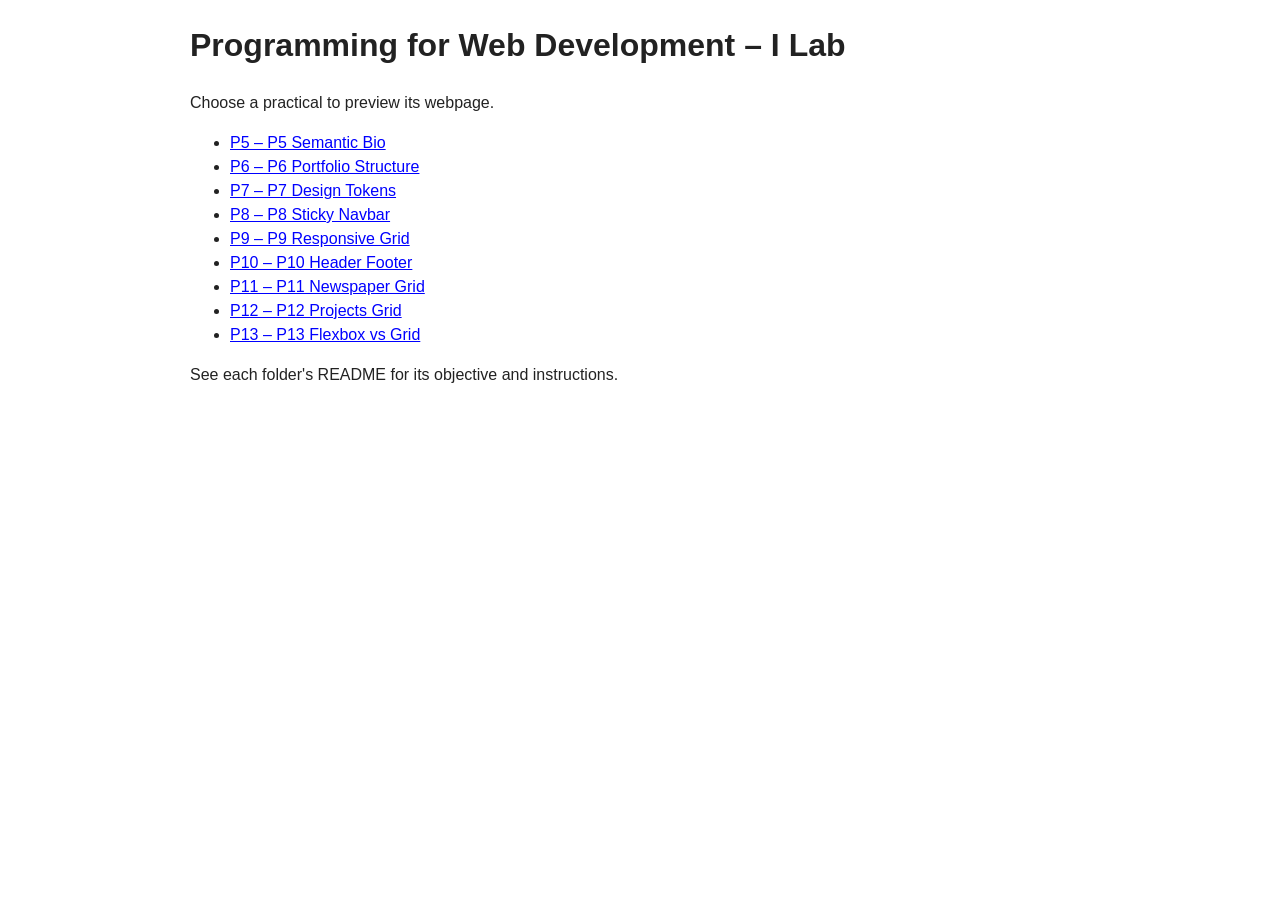
<file: index.html>
<!doctype html><html lang="en"><head><meta charset="utf-8"><meta name="viewport" content="width=device-width, initial-scale=1"><title>Web Development Lab</title><link rel="stylesheet" href="shared/style.css"></head><body><main class="container"><h1>Programming for Web Development – I Lab</h1><p>Choose a practical to preview its webpage.</p><ul><li><a href="P5-Semantic-Bio/index.html">P5 – P5 Semantic Bio</a></li><li><a href="P6-Portfolio-Structure/index.html">P6 – P6 Portfolio Structure</a></li><li><a href="P7-Design-Tokens/index.html">P7 – P7 Design Tokens</a></li><li><a href="P8-Sticky-Navbar/index.html">P8 – P8 Sticky Navbar</a></li><li><a href="P9-Responsive-Grid/index.html">P9 – P9 Responsive Grid</a></li><li><a href="P10-Header-Footer/index.html">P10 – P10 Header Footer</a></li><li><a href="P11-Newspaper-Grid/index.html">P11 – P11 Newspaper Grid</a></li><li><a href="P12-Projects-Grid/index.html">P12 – P12 Projects Grid</a></li><li><a href="P13-Flexbox-vs-Grid/index.html">P13 – P13 Flexbox vs Grid</a></li></ul><p>See each folder's README for its objective and instructions.</p></main></body></html>
</file>
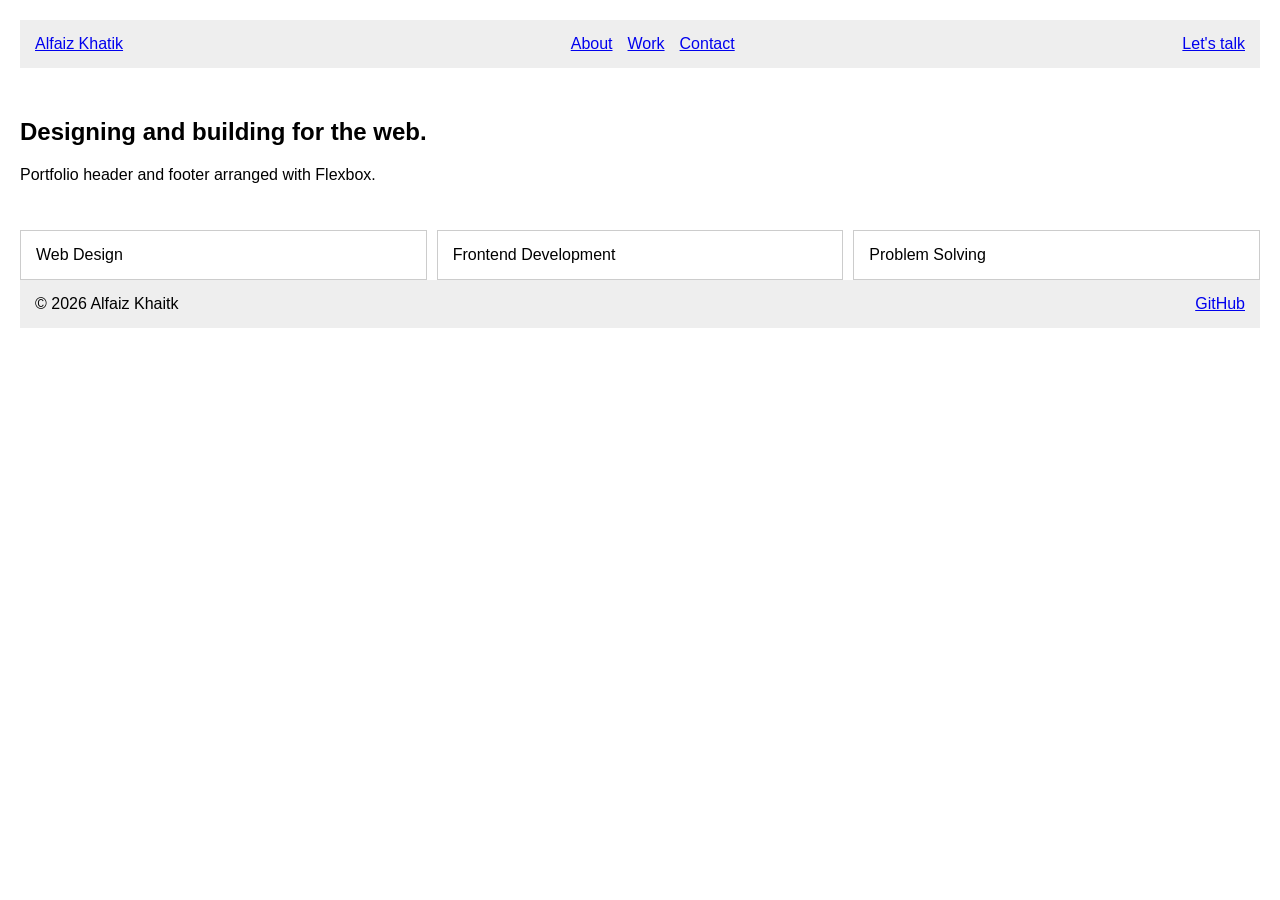
<file: P10-Header-Footer/index.html>
<!doctype html>
<html>
<head>
  <title>P10 - Flexbox Header and Footer</title>
  <link rel="stylesheet" href="style.css">
</head>
<body>
<div class="page">
  <header class="header">
    <a class="logo" href="#">Alfaiz Khatik</a>
    <nav>
      <a href="#about">About</a>
      <a href="#work">Work</a>
      <a href="#contact">Contact</a>
    </nav>
    <a class="button" href="#contact">Let's talk</a>
  </header>
<main>
  <section class="hero">
    <h1>Designing and building for the web.</h1>
    <p>Portfolio header and footer arranged with Flexbox.</p>
  </section>
  <section id="work" class="cards">
    <article class="card">Web Design</article>
    <article class="card">Frontend Development</article>
    <article class="card">Problem Solving</article>
  </section>
</main>
<footer id="contact" class="footer">
  <span>© 2026 Alfaiz Khaitk</span>
  <div>
    <a href="https://github.com/alfaiz546">GitHub</a>
  </div>
</footer>
</div>
</body>
</html>
</file>
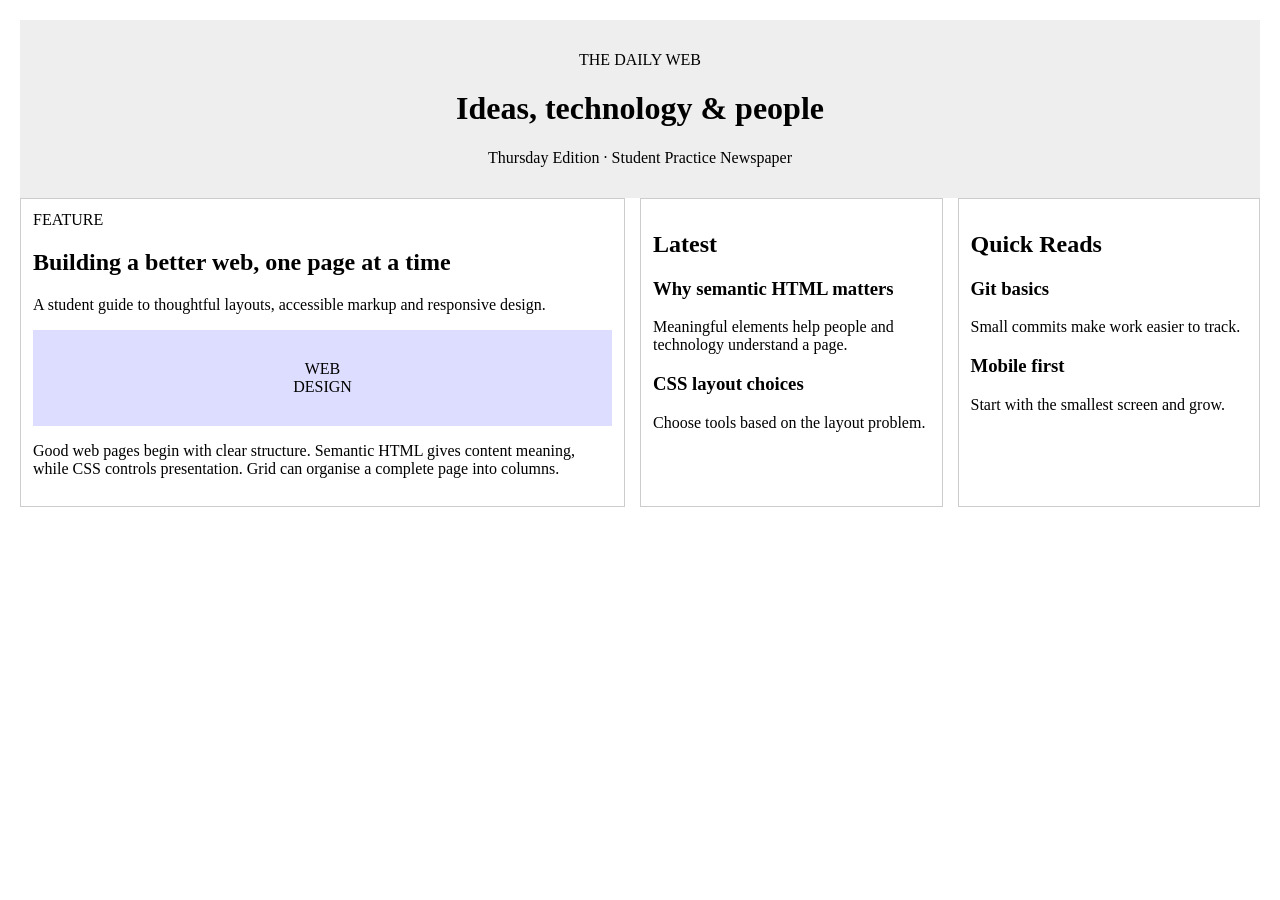
<file: P11-Newspaper-Grid/index.html>
<!doctype html>
<html>
<head>
  <title>P11 - Newspaper Grid</title>
  <link rel="stylesheet" href="style.css">
</head>
<body>
<header class="masthead">
  <p>THE DAILY WEB</p>
  <h1>Ideas, technology & people</h1>
  <p>Thursday Edition · Student Practice Newspaper</p>
</header>
<main class="news-layout">
  <article class="lead">
    <span class="tag">FEATURE</span>
    <h2>Building a better web, one page at a time</h2>
    <p class="summary">A student guide to thoughtful layouts, accessible markup and responsive design.</p>
    <div class="illustration">WEB<br>DESIGN</div>
    <p>Good web pages begin with clear structure. Semantic HTML gives content meaning, while CSS controls presentation. Grid can organise a complete page into columns.</p>
  </article>
<aside class="side">
  <h2>Latest</h2>
  <article>
    <h3>Why semantic HTML matters</h3>
    <p>Meaningful elements help people and technology understand a page.</p>
  </article>
  <article>
    <h3>CSS layout choices</h3>
    <p>Choose tools based on the layout problem.</p>
  </article>
</aside>
<aside class="side">
  <h2>Quick Reads</h2>
  <article>
    <h3>Git basics</h3>
    <p>Small commits make work easier to track.</p>
  </article>
  <article>
    <h3>Mobile first</h3>
    <p>Start with the smallest screen and grow.</p>
  </article>
</aside>
</main>
</body>
</html>
</file>
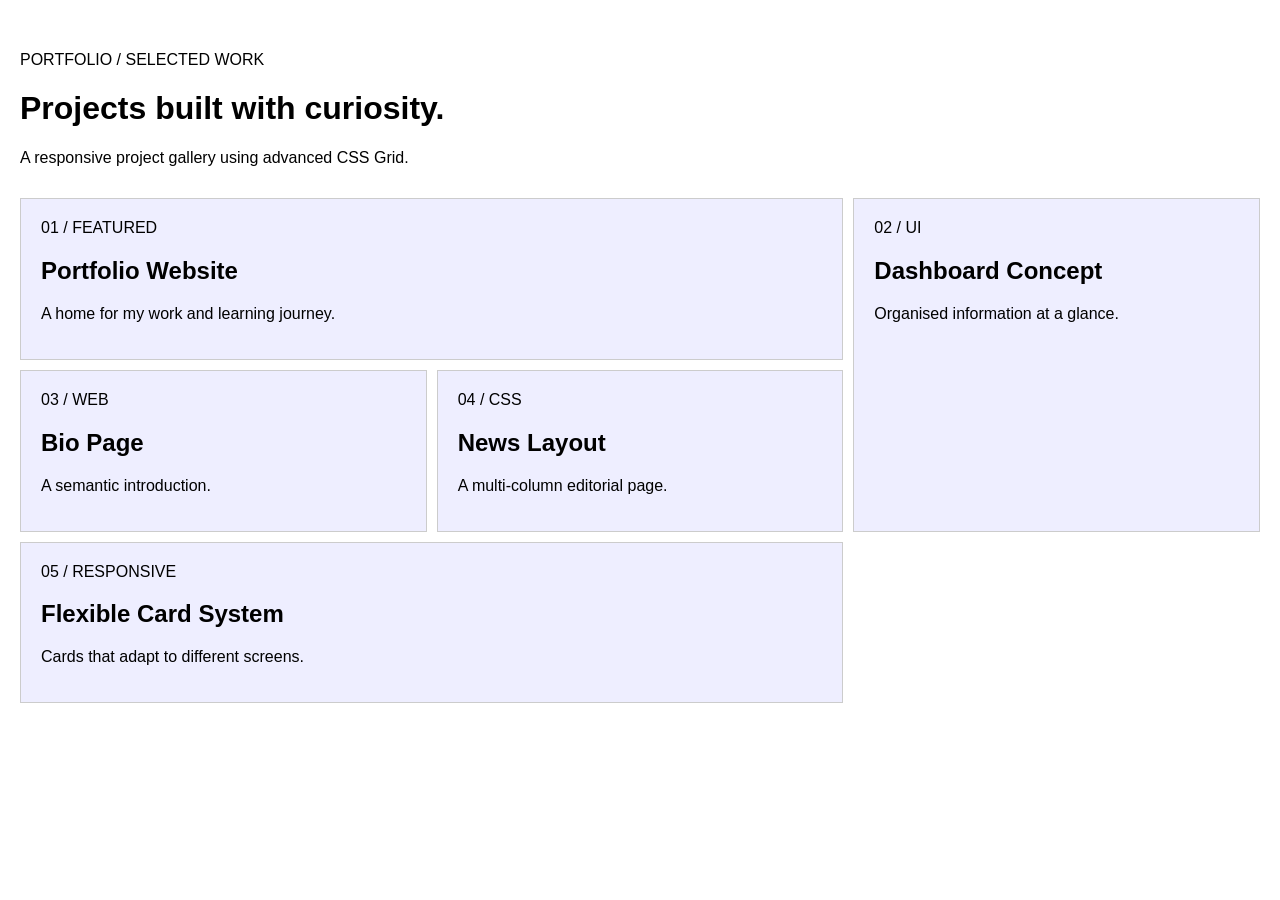
<file: P12-Projects-Grid/index.html>
<!doctype html>
<html>
<head>
  <title>P12 - Advanced Projects Grid</title>
  <link rel="stylesheet" href="style.css">
</head>
<body>
<main class="container">
  <header class="intro">
    <p class="eyebrow">PORTFOLIO / SELECTED WORK</p>
    <h1>Projects built with curiosity.</h1>
    <p>A responsive project gallery using advanced CSS Grid.</p>
  </header>
<section class="project-grid">
  <article class="tile tile-large">
    <span>01 / FEATURED</span>
    <h2>Portfolio Website</h2>
    <p>A home for my work and learning journey.</p>
  </article>
  <article class="tile tile-tall">
    <span>02 / UI</span>
    <h2>Dashboard Concept</h2>
    <p>Organised information at a glance.</p>
  </article>
  <article class="tile">
    <span>03 / WEB</span>
    <h2>Bio Page</h2>
    <p>A semantic introduction.</p>
  </article>
  <article class="tile">
    <span>04 / CSS</span>
    <h2>News Layout</h2>
    <p>A multi-column editorial page.</p>
  </article>
  <article class="tile tile-wide">
    <span>05 / RESPONSIVE</span>
    <h2>Flexible Card System</h2>
    <p>Cards that adapt to different screens.</p>
  </article>
</section>
</main>
</body>
</html>
</file>
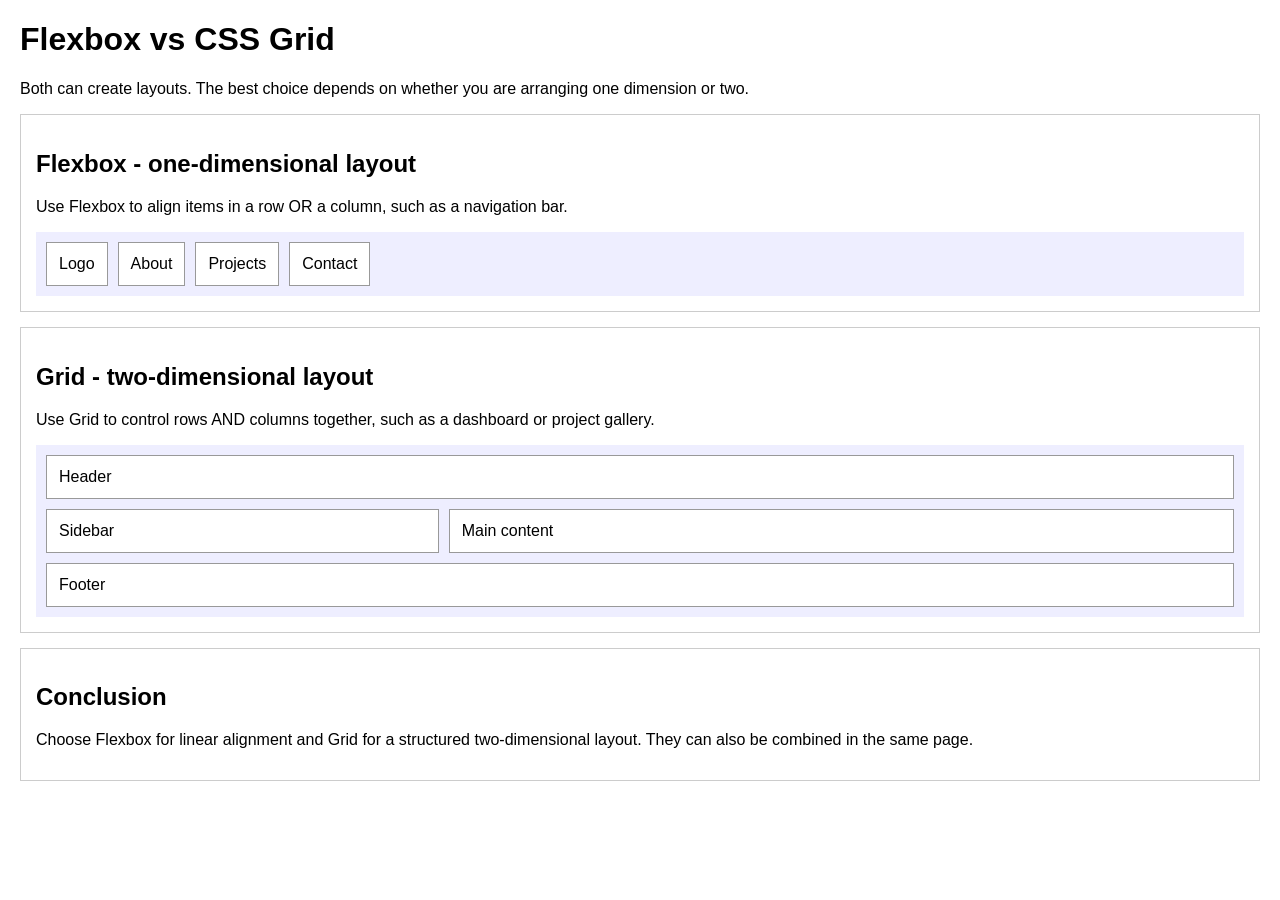
<file: P13-Flexbox-vs-Grid/index.html>
<!doctype html>
<html>
<head>
  <title>P13 - Flexbox vs Grid</title>
  <link rel="stylesheet" href="style.css">
</head>
<body>
<main class="container">
  <header>
  <h1>Flexbox vs CSS Grid</h1>
  <p>Both can create layouts. The best choice depends on whether you are arranging one dimension or two.</p>
  </header>
<section class="card">
  <h2>Flexbox - one-dimensional layout</h2>
  <p>Use Flexbox to align items in a row OR a column, such as a navigation bar.</p>
  <div class="flex-demo">
    <span>Logo</span>
    <span>About</span>
    <span>Projects</span>
    <span>Contact</span>
  </div>
</section>
<section class="card">
  <h2>Grid - two-dimensional layout</h2>
  <p>Use Grid to control rows AND columns together, such as a dashboard or project gallery.</p>
  <div class="grid-demo">
    <span>Header</span>
    <span>Sidebar</span>
    <span>Main content</span>
    <span>Footer</span>
  </div>
</section>
<section class="card">
  <h2>Conclusion</h2>
  <p>Choose Flexbox for linear alignment and Grid for a structured two-dimensional layout. They can also be combined in the same page.</p>
</section>
</main>
</body>
</html>
</file>
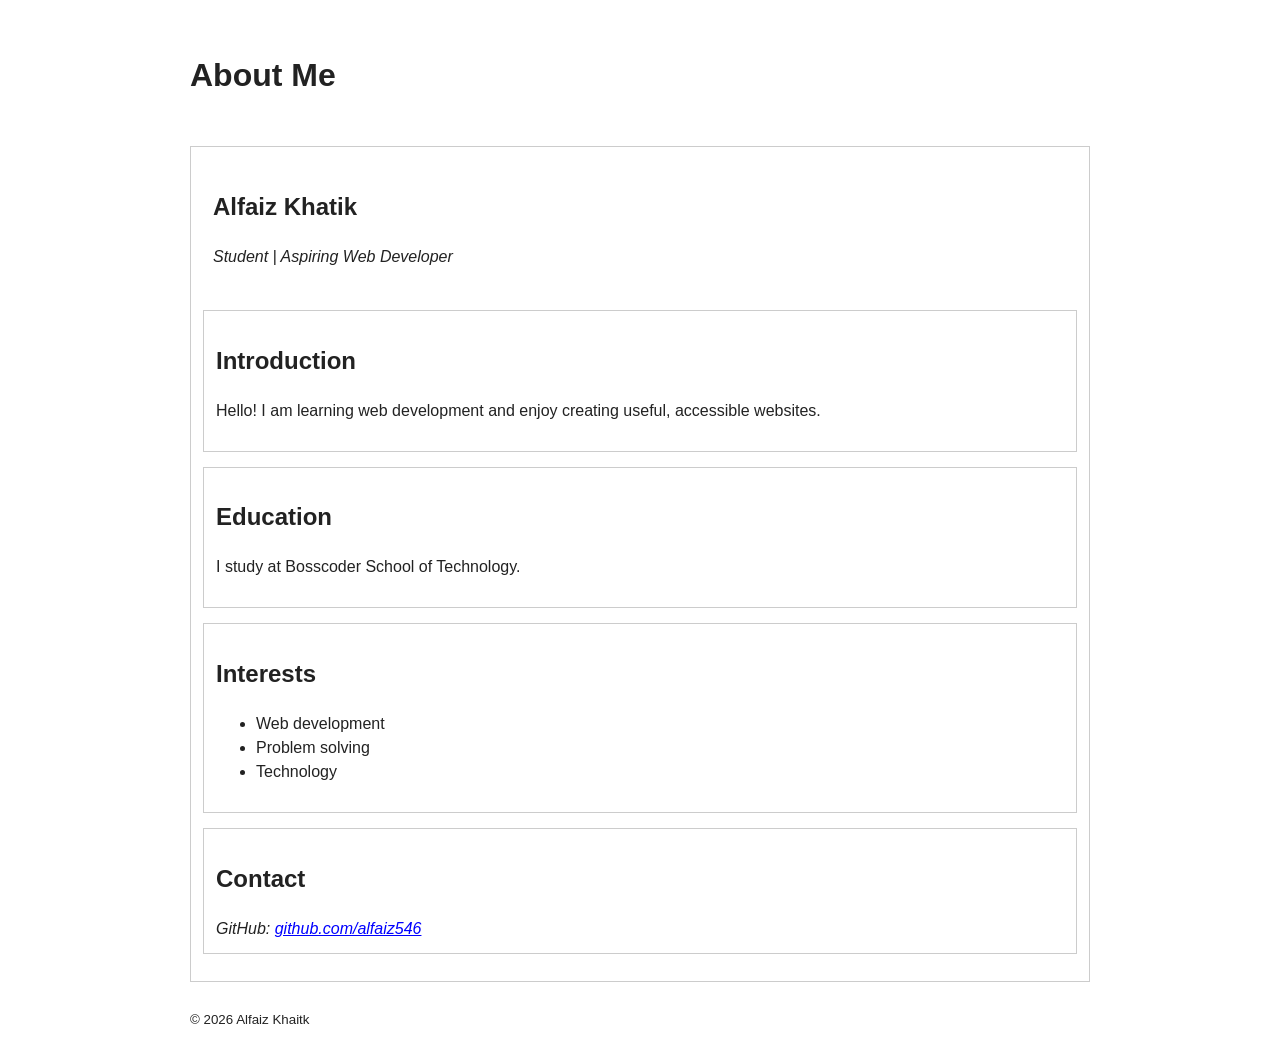
<file: P5-Semantic-Bio/index.html>
<!doctype html>
<html>
<head>
  <title>P5 - Semantic Bio Page</title>
  <link rel="stylesheet" href="../shared/style.css">
</head>
<body>
<header class="container"><h1>About Me</h1></header>
<main class="container">
  <article class="card">
    <header><h2>Alfaiz Khatik</h2><p><em>Student | Aspiring Web Developer</em></p></header>
    <section><h2>Introduction</h2><p>Hello! I am learning web development and enjoy creating useful, accessible websites.</p></section>
    <section><h2>Education</h2><p>I study at Bosscoder School of Technology.</p></section>
    <section><h2>Interests</h2><ul><li>Web development</li><li>Problem solving</li><li>Technology</li></ul></section>
    <section><h2>Contact</h2><address>GitHub: <a href="https://github.com/alfaiz546">github.com/alfaiz546</a></address></section>
  </article>
</main>
<footer class="container"><small>© 2026 Alfaiz Khaitk</small></footer>
</body>
</html>
</file>
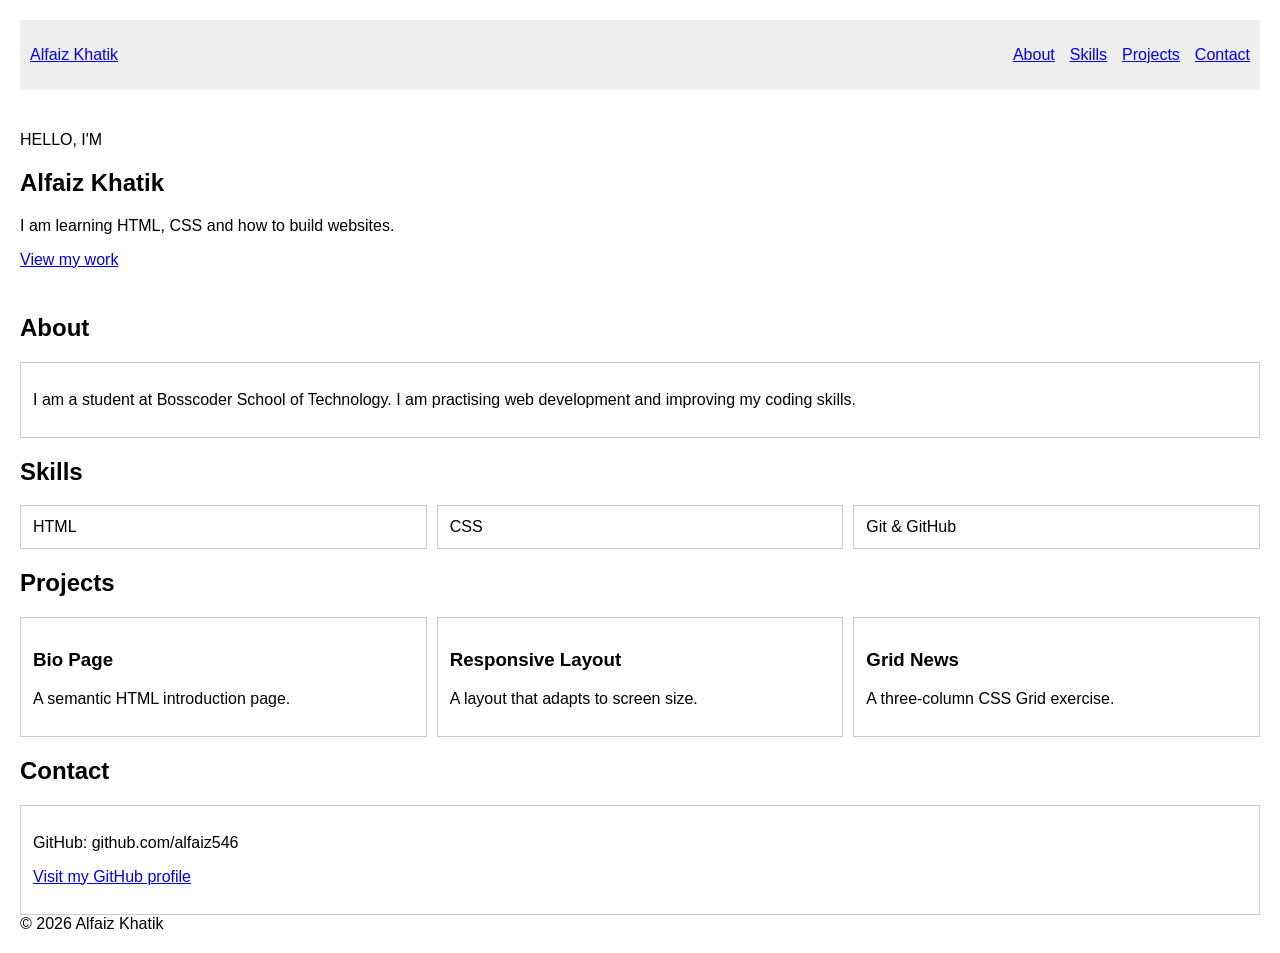
<file: P6-Portfolio-Structure/index.html>
<!doctype html>
<html>
<head>
  <title>P6 - Portfolio - Structure</title>
  <link rel="stylesheet" href="style.css">
</head>
<body>
<header class="site-header">
  <div class="container header-row">
    <a class="brand" href="#">Alfaiz Khatik</a>
    <nav aria-label="Main navigation">
      <ul>
        <li><a href="#about">About</a></li>
        <li><a href="#skills">Skills</a></li>
        <li><a href="#projects">Projects</a></li>
        <li><a href="#contact">Contact</a></li>
      </ul>
    </nav>
  </div>
</header>
<main class="container">
  <section class="hero">
    <p class="eyebrow">HELLO, I'M</p>
    <h1>Alfaiz Khatik</h1>
    <p>I am learning HTML, CSS and how to build websites.</p>
    <a class="button" href="#projects">View my work</a>
  </section>
  <section id="about">
    <h2>About</h2>
    <div class="card">
      <p>I am a student at Bosscoder School of Technology. I am practising web development and improving my coding skills.</p>
    </div>
  </section>
  <section id="skills">
    <h2>Skills</h2>
    <div class="grid three">
      <div class="card">HTML</div>
      <div class="card">CSS</div>
      <div class="card">Git & GitHub</div>
    </div>
  </section>
  <section id="projects">
    <h2>Projects</h2>
    <div class="grid three">
      <article class="card">
        <h3>Bio Page</h3>
        <p>A semantic HTML introduction page.</p>
      </article>
      <article class="card">
        <h3>Responsive Layout</h3>
        <p>A layout that adapts to screen size.</p>
      </article>
      <article class="card">
        <h3>Grid News</h3>
        <p>A three-column CSS Grid exercise.</p>
      </article>
    </div>
  </section>
  <section id="contact">
    <h2>Contact</h2>
    <div class="card">
      <p>GitHub: github.com/alfaiz546</p>
      <p><a href="https://github.com/alfaiz546">Visit my GitHub profile</a></p>
    </div>
  </section>
</main>
<footer><div class="container">© 2026 Alfaiz Khatik</div></footer>
</body>
</html>
</file>
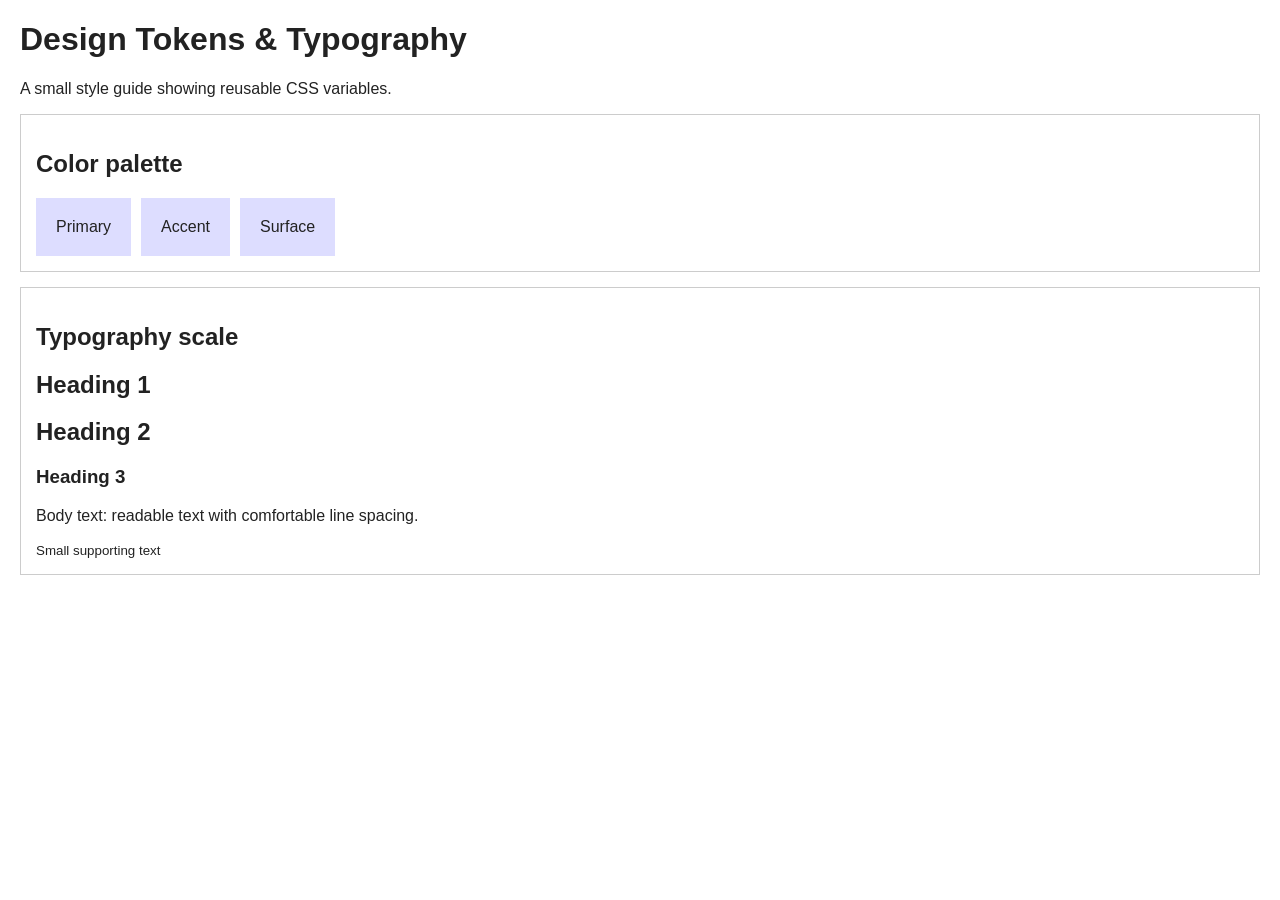
<file: P7-Design-Tokens/index.html>
<!doctype html>
<html>
<head>
  <title>P7 - Design Tokens</title>
  <link rel="stylesheet" href="style.css">
</head>
<body>
<main class="container">
  <header>
    <h1>Design Tokens & Typography</h1>
    <p>A small style guide showing reusable CSS variables.</p>
  </header>
<section class="card">
  <h2>Color palette</h2>
  <div class="swatches">
    <div class="swatch primary">Primary</div>
    <div class="swatch accent">Accent</div>
    <div class="swatch surface">Surface</div>
  </div>
</section>
<section class="card type-scale">
  <h2>Typography scale</h2>
  <h1>Heading 1</h1>
  <h2>Heading 2</h2>
  <h3>Heading 3</h3>
  <p>Body text: readable text with comfortable line spacing.</p>
  <small>Small supporting text</small>
</section>
</main>
</body>
</html>
</file>
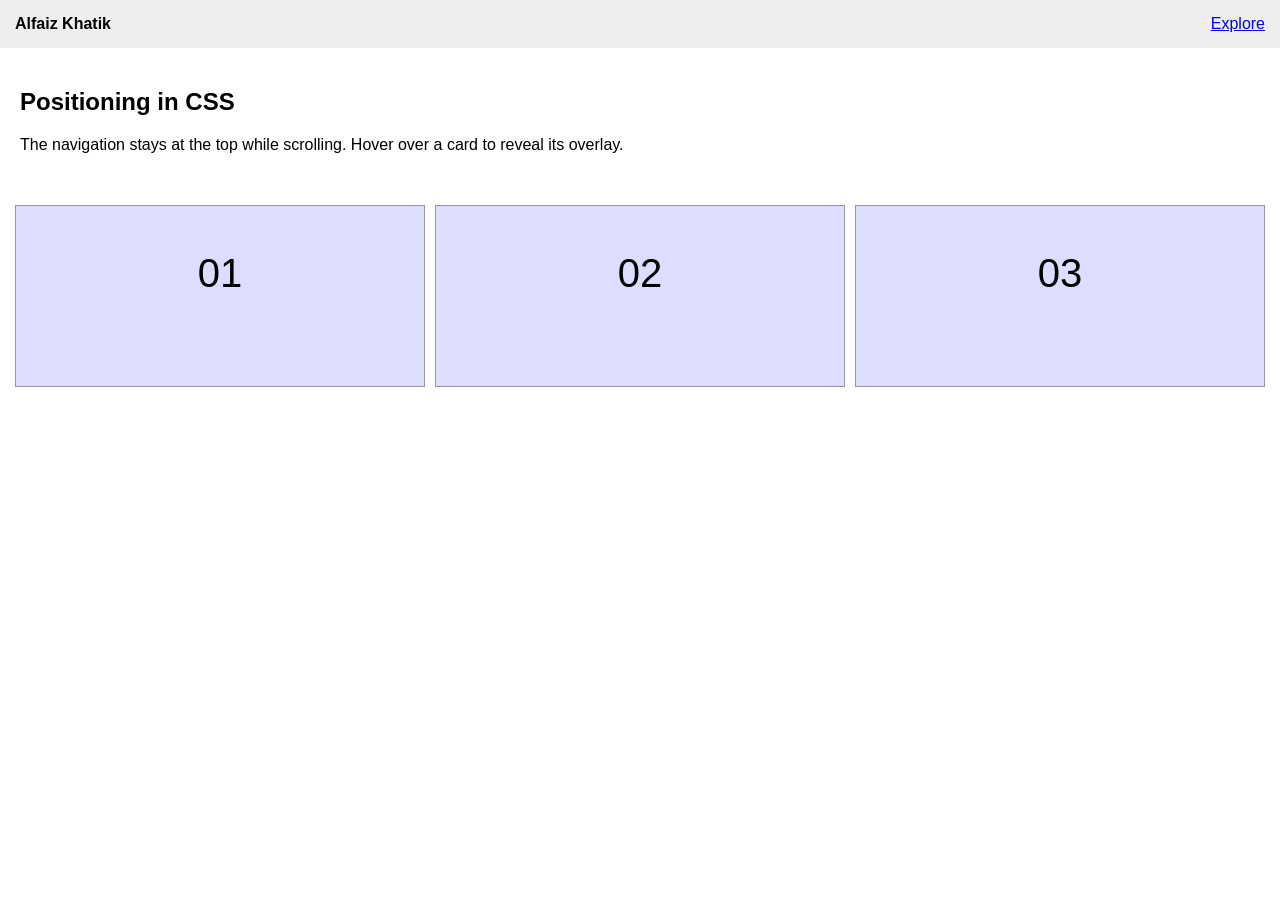
<file: P8-Sticky-Navbar/index.html>
<!doctype html>
<html>
<head>
  <title>P8 - Sticky Navbar and Overlay</title>
  <link rel="stylesheet" href="style.css">
</head>
<body>
<nav class="sticky-nav">
  <div class="container">
    <strong>Alfaiz Khatik</strong>
    <a href="#cards">Explore</a>
  </div>
</nav>
<main class="container">
  <section class="intro">
    <h1>Positioning in CSS</h1>
    <p>The navigation stays at the top while scrolling. Hover over a card to reveal its overlay.</p>
  </section>
<section id="cards" class="cards">
  <article class="project">
    <div class="art">01</div>
    <div class="overlay">
      <h2>Project One</h2>
      <p>HTML foundations</p>
    </div>
  </article>
  <article class="project">
    <div class="art alt">02</div>
    <div class="overlay">
      <h2>Project Two</h2>
      <p>CSS layouts</p>
    </div>
  </article>
  <article class="project">
    <div class="art third">03</div>
    <div class="overlay">
      <h2>Project Three</h2>
      <p>Responsive design</p>
    </div>
  </article>
</section>
</main>
</body>
</html>
</file>
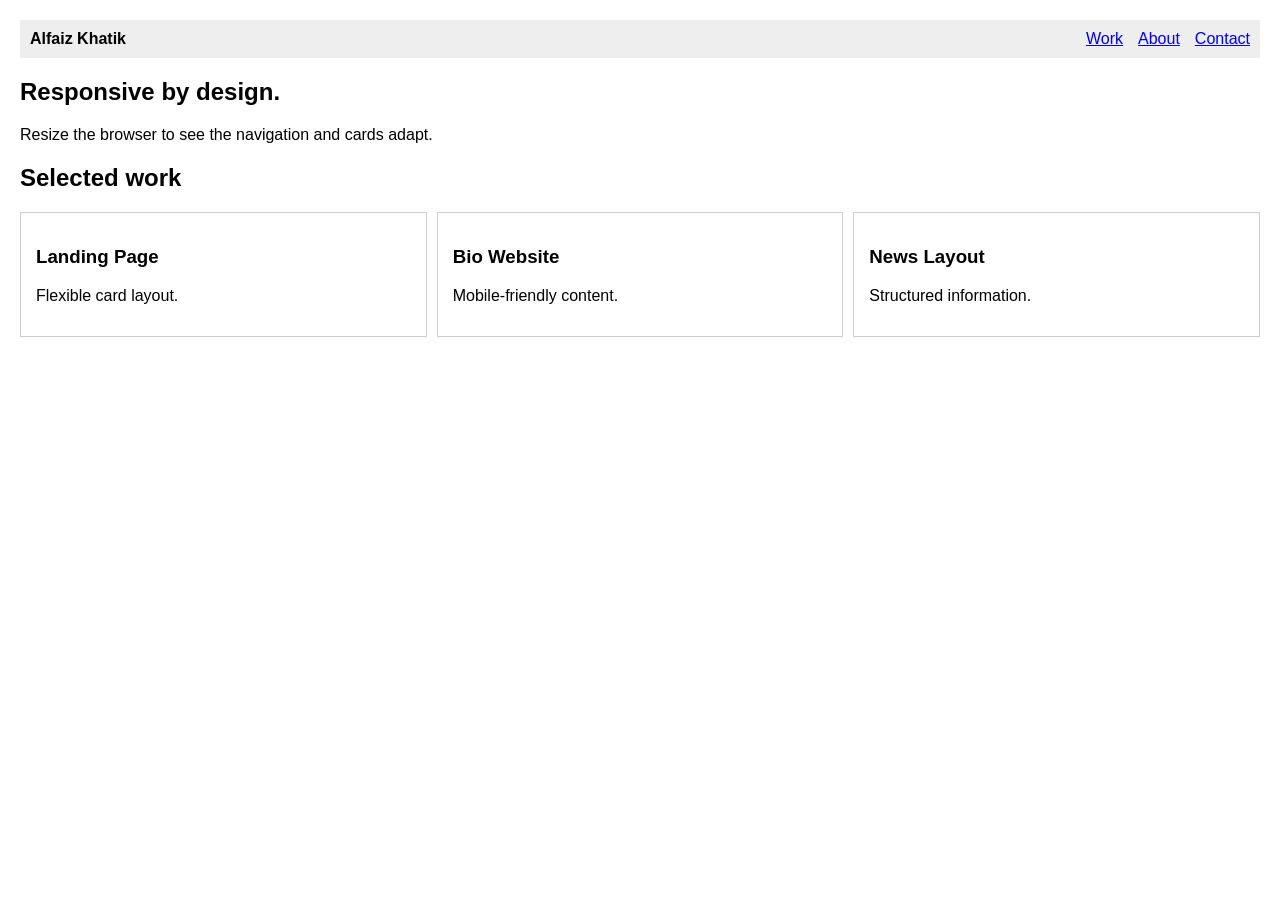
<file: P9-Responsive-Grid/index.html>
<!doctype html>
<html>
<head>
  <title>P9 - Responsive Flexbox</title>
  <link rel="stylesheet" href="style.css">
</head>
<body>
<header class="top">
  <div class="container nav">
    <strong>Alfaiz Khatik</strong>
    <nav aria-label="Main">
      <a href="#work">Work</a>
      <a href="#about">About</a>
      <a href="#contact">Contact</a>
    </nav>
  </div>
</header>
<main class="container">
  <section class="hero">
    <h1>Responsive by design.</h1>
    <p>Resize the browser to see the navigation and cards adapt.</p>
  </section>
  <section id="work">
    <h2>Selected work</h2>
    <div class="cards">
      <article class="card">
        <h3>Landing Page</h3>
        <p>Flexible card layout.</p>
      </article>
      <article class="card">
        <h3>Bio Website</h3>
        <p>Mobile-friendly content.</p>
      </article>
      <article class="card">
        <h3>News Layout</h3>
        <p>Structured information.</p>
      </article>
    </div>
  </section>
</main>
</body>
</html>
</file>
<file: shared/style.css>
/* Simple CSS used in the lab */
body {
  font-family: Arial, sans-serif;
  margin: 20px;
  line-height: 1.5;
  background: #ffffff;
  color: #222222;
}
.container {
  max-width: 900px;
  margin: auto;
}
header, footer {
  padding: 10px;
}
nav ul {
  display: flex;
  gap: 15px;
  list-style: none;
  padding: 0;
}
a {
  color: blue;
}
section, article, .card {
  margin: 15px 0;
  padding: 12px;
  border: 1px solid #cccccc;
}
.grid {
  display: grid;
  gap: 10px;
}
</file>
<file: P10-Header-Footer/style.css>
body { 
    font-family: Arial; 
    margin: 20px; 
}
.header, .footer { 
    display: flex; 
    justify-content: space-between; 
    align-items: center; 
    flex-wrap: wrap; 
    padding: 15px; 
    background: #eeeeee; 
}
.header nav, .footer div { 
    display: flex; 
    gap: 15px; 
}
.hero { 
    padding: 30px 0; 
}
.cards { 
    display: flex; 
    gap: 10px; 
    flex-wrap: wrap; 
}
.card { 
    border: 1px solid #cccccc; 
    padding: 15px; 
    flex: 1; 
}
</file>
<file: P11-Newspaper-Grid/style.css>
body { 
    font-family: Georgia, serif; 
    margin: 20px; 
}
.masthead { 
    text-align: center; 
    background: #eeeeee; 
    padding: 15px; 
}
.news-layout { 
    display: grid; 
    grid-template-columns: 2fr 1fr 1fr; 
    gap: 15px; 
}
.lead, .side { 
    border: 1px solid #cccccc; 
    padding: 12px; 
}
.illustration { 
    background: #ddddff; 
    padding: 30px; 
    text-align: center; 
}
@media (max-width: 650px) { 
    .news-layout { 
        grid-template-columns: 1fr; 
    } 
}
</file>
<file: P12-Projects-Grid/style.css>
body { 
    font-family: Arial; 
    margin: 20px; 
}
.intro { 
    padding: 15px 0; 
}
.project-grid { 
    display: grid; 
    grid-template-columns: repeat(3, 1fr); 
    gap: 10px; 
}
.tile { 
    background: #eeeeff; 
    border: 1px solid #cccccc; 
    padding: 20px; 
    min-height: 100px; 
}
.tile-large { 
    grid-column: span 2; 
}
.tile-tall { 
    grid-row: span 2; 
}
.tile-wide { 
    grid-column: span 2; 
}
@media (max-width: 600px) { 
    .project-grid { 
        grid-template-columns: 1fr; 
    } 
    .tile-large, .tile-wide, .tile-tall { 
        grid-column: auto; 
        grid-row: auto; 
    } 
}
</file>
<file: P13-Flexbox-vs-Grid/style.css>
body { 
    font-family: Arial; 
    margin: 20px; 
}
.card { 
    border: 1px solid #cccccc; 
    padding: 15px; 
    margin-bottom: 15px; 
}
.flex-demo { 
    display: flex; 
    gap: 10px; 
    background: #eeeeff; 
    padding: 10px; 
    flex-wrap: wrap; 
}
.flex-demo span, .grid-demo span { 
    background: white; 
    border: 1px solid #999999; 
    padding: 12px; 
}
.grid-demo { 
    display: grid; 
    grid-template-columns: 1fr 2fr; 
    gap: 10px; 
    background: #eeeeff; 
    padding: 10px; 
}
.grid-demo span:first-child, .grid-demo span:last-child { 
    grid-column: 1 / -1; 
}
</file>
<file: P6-Portfolio-Structure/style.css>
body { font-family: Arial; margin: 20px; }
.site-header { background: #eeeeee; padding: 10px; position: sticky; top: 0; }
.header-row { display: flex; justify-content: space-between; align-items: center; }
nav ul { display: flex; gap: 15px; list-style: none; }
.hero { padding: 25px 0; }
.three { display: grid; grid-template-columns: repeat(3, 1fr); gap: 10px; }
.card { border: 1px solid #cccccc; padding: 12px; }
@media (max-width: 600px) { .header-row, nav ul { flex-direction: column; } .three { grid-template-columns: 1fr; } }
</file>
<file: P7-Design-Tokens/style.css>
:root { --main-color: #ddddff; --text-color: #222222; --space: 15px; }
body { font-family: Arial; color: var(--text-color); margin: 20px; }
.card { border: 1px solid #cccccc; padding: var(--space); margin-bottom: 15px; }
.swatches { display: flex; gap: 10px; }
.swatch { padding: 20px; background: var(--main-color); }
</file>
<file: P8-Sticky-Navbar/style.css>
body { 
    font-family: Arial; 
    margin: 0; 
}
.sticky-nav { 
    position: sticky; 
    top: 0; 
    background: #eeeeee; 
    padding: 15px; 
}
.sticky-nav .container { 
    display: flex; 
    justify-content: space-between; 
}
.intro { 
    padding: 20px; 
}
.cards { 
    display: grid; 
    grid-template-columns: repeat(3, 1fr); 
    gap: 10px; 
    padding: 15px;
}
.project { 
    height: 180px; 
    position: relative; 
    background: #ddddff; 
    border: 1px solid #999999; 
}
.art { 
    text-align: center; 
    padding-top: 45px; 
    font-size: 40px; 
}
.overlay { 
    position: absolute; 
    bottom: 0; 
    background: white; 
    width: 100%; 
    display: none; 
}
.project:hover .overlay { 
    display: block; 
}
@media (max-width: 600px) { 
    .cards { 
        grid-template-columns: 1fr;
    } 
}
</file>
<file: P9-Responsive-Grid/style.css>
body { 
    font-family: Arial; 
    margin: 20px; 
}
.top { 
    background: #eeeeee; 
    padding: 10px; 
}
.nav { 
    display: flex; 
    justify-content: space-between; 
    align-items: center; 
}
.nav nav {
    display: flex; 
    gap: 15px; 
}
.cards { 
    display: flex; 
    flex-wrap: wrap; 
    gap: 10px; 
}
.card { 
    flex: 1 1 200px; 
    border: 1px solid #cccccc; 
    padding: 15px; 
}
@media (max-width: 550px) { 
    .nav { 
        flex-direction: column; 
        align-items: flex-start; 
    } 
}
</file>
